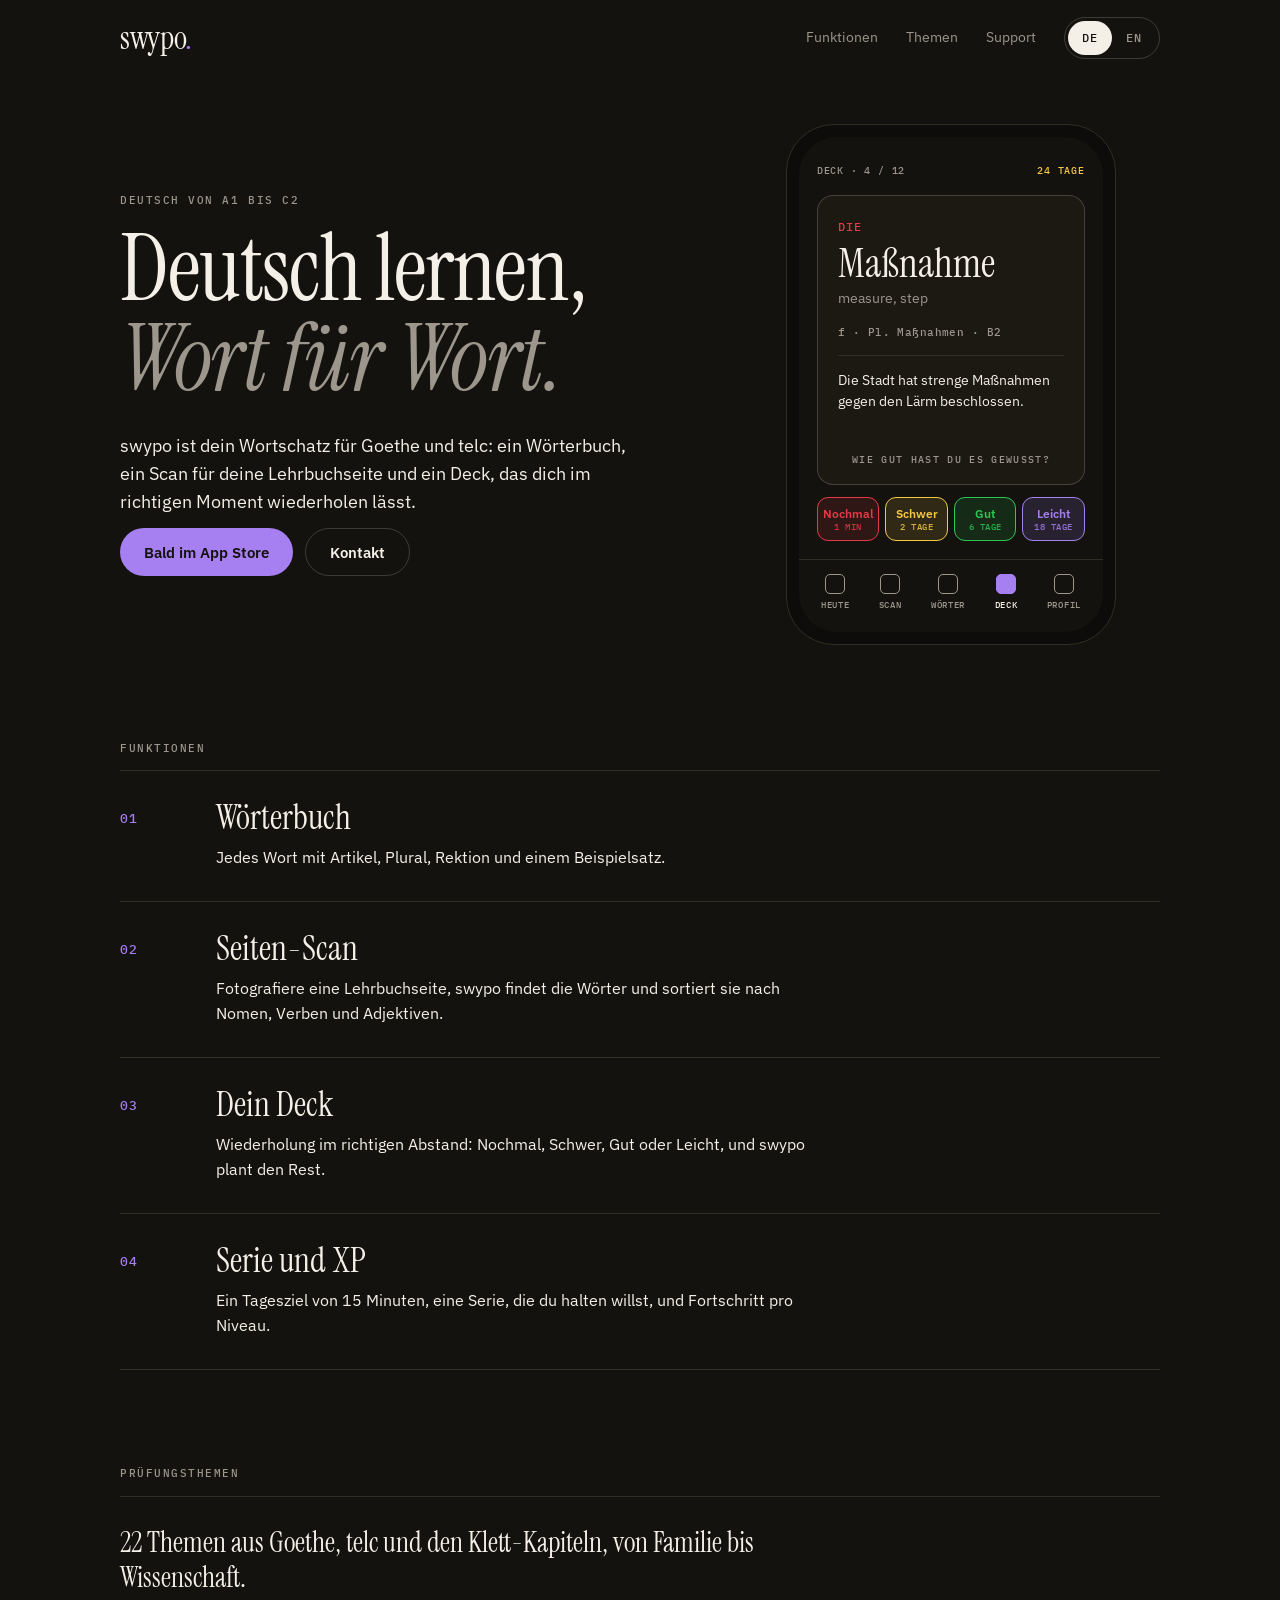
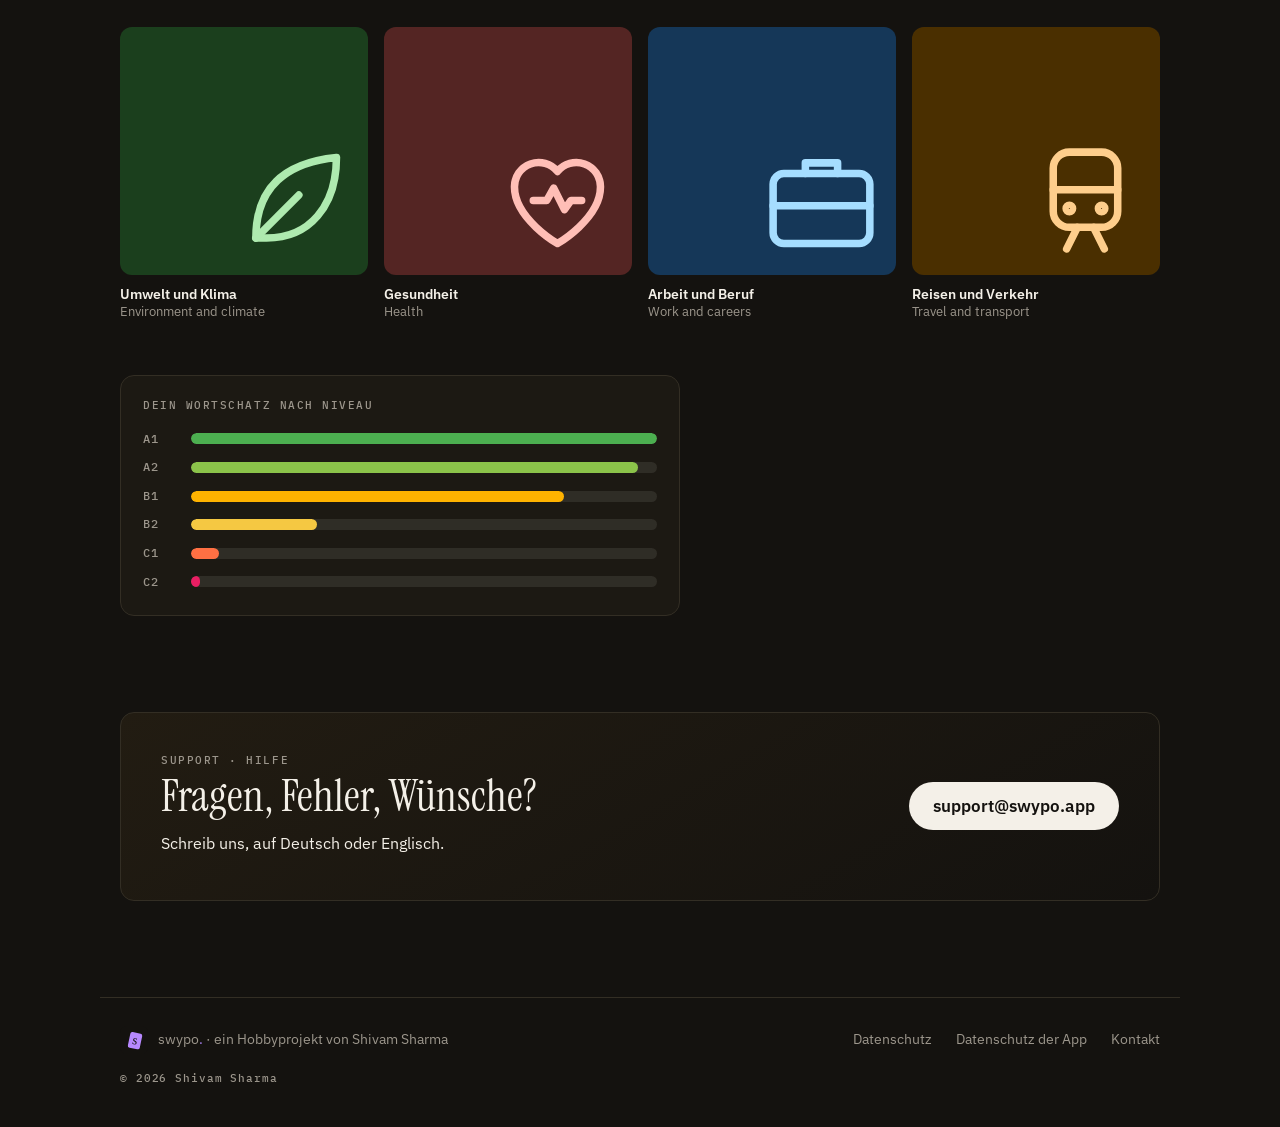
<file: index.html>
<!doctype html>
<html lang="de">
<head>
<meta charset="utf-8">
<meta name="viewport" content="width=device-width, initial-scale=1">
<title>swypo. · Deutsch lernen, Wort für Wort</title>
<meta name="description" content="swypo ist die Vokabel-App für Deutsch von A1 bis C2: Wörterbuch, Seiten-Scan, persönliches Deck mit Wiederholung im richtigen Moment.">
<meta name="theme-color" content="#14120F">
<link rel="icon" href="favicon.svg" type="image/svg+xml">
<link rel="apple-touch-icon" href="icon.svg">
<meta property="og:title" content="swypo. · Deutsch lernen, Wort für Wort">
<meta property="og:description" content="Die Vokabel-App für Deutsch von A1 bis C2.">
<meta property="og:url" content="https://swypo.app/">
<meta property="og:type" content="website">
<link rel="preconnect" href="https://fonts.googleapis.com">
<link rel="preconnect" href="https://fonts.gstatic.com" crossorigin>
<link href="https://fonts.googleapis.com/css2?family=Instrument+Serif:ital@0;1&family=IBM+Plex+Sans:wght@400;500;600&family=IBM+Plex+Mono:wght@500&display=swap" rel="stylesheet">
<link rel="stylesheet" href="style.css">
<script src="i18n.js" defer></script>
</head>
<body data-page="home">

<header class="nav wrap">
  <a class="wordmark" href="#top" aria-label="swypo">swypo<span>.</span></a>
  <nav>
    <a href="#funktionen" data-i18n="nav.features">Funktionen</a>
    <a href="#themen" data-i18n="nav.themes">Themen</a>
    <a href="#support" class="nav-support">Support</a>
    <div class="lang" role="group" aria-label="Sprache · Language">
      <button type="button" data-lang="de" aria-pressed="true">DE</button>
      <button type="button" data-lang="en" aria-pressed="false">EN</button>
    </div>
  </nav>
</header>

<main id="top">

  <section class="hero wrap">
    <div class="hero-copy">
      <p class="eyebrow" data-i18n="hero.eyebrow">Deutsch von A1 bis C2</p>
      <h1 data-i18n="hero.title">Deutsch lernen,<br><em>Wort für Wort.</em></h1>
      <p class="lede" data-i18n="hero.lede">swypo ist dein Wortschatz für Goethe und telc: ein Wörterbuch, ein Scan für deine Lehrbuchseite und ein Deck, das dich im richtigen Moment wiederholen lässt.</p>
      <div class="cta">
        <span class="btn btn-primary" aria-disabled="true" data-i18n="hero.soon">Bald im App Store</span>
        <a class="btn btn-ghost" href="#support" data-i18n="hero.contact">Kontakt</a>
      </div>
    </div>

    <div class="phone" aria-hidden="true">
      <div class="screen">
        <div class="statusrow"><span class="mono">DECK · 4 / 12</span><span class="mono gold">24 TAGE</span></div>
        <div class="card">
          <span class="mono die">DIE</span>
          <div class="headword">Maßnahme</div>
          <div class="gloss">measure, step</div>
          <div class="mono meta">f · Pl. Maßnahmen · B2</div>
          <p class="example">Die Stadt hat strenge Maßnahmen gegen den Lärm beschlossen.</p>
          <div class="mono prompt">WIE GUT HAST DU ES GEWUSST?</div>
        </div>
        <div class="grades">
          <span class="g again">Nochmal<small>1 MIN</small></span>
          <span class="g hard">Schwer<small>2 TAGE</small></span>
          <span class="g good">Gut<small>6 TAGE</small></span>
          <span class="g easy">Leicht<small>18 TAGE</small></span>
        </div>
        <div class="tabbar">
          <span>HEUTE</span><span>SCAN</span><span>WÖRTER</span><span class="on">DECK</span><span>PROFIL</span>
        </div>
      </div>
    </div>
  </section>

  <section id="funktionen" class="wrap section">
    <p class="eyebrow rule" data-i18n="features.eyebrow">Funktionen</p>
    <ul class="features">
      <li>
        <span class="num mono">01</span>
        <div><h3 data-i18n="f1.title">Wörterbuch</h3><p data-i18n="f1.text">Jedes Wort mit Artikel, Plural, Rektion und einem Beispielsatz.</p></div>
      </li>
      <li>
        <span class="num mono">02</span>
        <div><h3 data-i18n="f2.title">Seiten-Scan</h3><p data-i18n="f2.text">Fotografiere eine Lehrbuchseite, swypo findet die Wörter und sortiert sie nach Nomen, Verben und Adjektiven.</p></div>
      </li>
      <li>
        <span class="num mono">03</span>
        <div><h3 data-i18n="f3.title">Dein Deck</h3><p data-i18n="f3.text">Wiederholung im richtigen Abstand: Nochmal, Schwer, Gut oder Leicht, und swypo plant den Rest.</p></div>
      </li>
      <li>
        <span class="num mono">04</span>
        <div><h3 data-i18n="f4.title">Serie und XP</h3><p data-i18n="f4.text">Ein Tagesziel von 15 Minuten, eine Serie, die du halten willst, und Fortschritt pro Niveau.</p></div>
      </li>
    </ul>
  </section>

  <section id="themen" class="wrap section">
    <p class="eyebrow rule" data-i18n="themes.eyebrow">Prüfungsthemen</p>
    <p class="section-lede" data-i18n="themes.lede">22 Themen aus Goethe, telc und den Klett-Kapiteln, von Familie bis Wissenschaft.</p>
    <div class="tiles">
      <figure class="tile" style="--h:145">
        <div class="cover"><svg viewBox="0 0 24 24"><path d="M5 19C5 10 10 5 20 4c0 9-5 15-13 15z"/><path d="M5 19l8-8"/></svg></div>
        <figcaption data-i18n="t1">Umwelt und Klima<small>Environment and climate</small></figcaption>
      </figure>
      <figure class="tile" style="--h:25">
        <div class="cover"><svg viewBox="0 0 24 24"><path d="M12 20s-8-4.6-8-10.5A4.5 4.5 0 0 1 12 6.6a4.5 4.5 0 0 1 8 2.9C20 15.4 12 20 12 20z"/><path d="M7.5 12H10l1.3-2.3 2 4 1.2-1.7h2"/></svg></div>
        <figcaption data-i18n="t2">Gesundheit<small>Health</small></figcaption>
      </figure>
      <figure class="tile" style="--h:250">
        <div class="cover"><svg viewBox="0 0 24 24"><rect x="3" y="7" width="18" height="13" rx="2"/><path d="M9 7V5h6v2M3 13h18"/></svg></div>
        <figcaption data-i18n="t3">Arbeit und Beruf<small>Work and careers</small></figcaption>
      </figure>
      <figure class="tile" style="--h:75">
        <div class="cover"><svg viewBox="0 0 24 24"><rect x="6" y="3" width="12" height="14" rx="3"/><path d="M6 10h12"/><path d="M8.5 21l2-4M15.5 21l-2-4"/><circle cx="9" cy="13.5" r=".6"/><circle cx="15" cy="13.5" r=".6"/></svg></div>
        <figcaption data-i18n="t4">Reisen und Verkehr<small>Travel and transport</small></figcaption>
      </figure>
    </div>

    <div class="levels" aria-hidden="true"><p class="eyebrow" data-i18n="levels.eyebrow">Dein Wortschatz nach Niveau</p>
      <div class="lv"><span class="mono">A1</span><i style="--w:100%;--c:#4CAF50"></i></div>
      <div class="lv"><span class="mono">A2</span><i style="--w:96%;--c:#8BC34A"></i></div>
      <div class="lv"><span class="mono">B1</span><i style="--w:80%;--c:#FFB300"></i></div>
      <div class="lv"><span class="mono">B2</span><i style="--w:27%;--c:#F5C842"></i></div>
      <div class="lv"><span class="mono">C1</span><i style="--w:6%;--c:#FF7043"></i></div>
      <div class="lv"><span class="mono">C2</span><i style="--w:2%;--c:#E91E63"></i></div>
    </div>
  </section>

  <section id="support" class="wrap section">
    <div class="support">
      <div>
        <p class="eyebrow" data-i18n="support.eyebrow">Support · Hilfe</p>
        <h2 data-i18n="support.title">Fragen, Fehler, Wünsche?</h2>
        <p data-i18n="support.text">Schreib uns, auf Deutsch oder Englisch.</p>
      </div>
      <a class="btn btn-light mail" href="mailto:support@swypo.app">support@swypo.app</a>
    </div>
  </section>

</main>

<footer class="wrap foot">
  <div class="foot-brand"><img src="favicon.svg" alt="" width="28" height="28"><span>swypo<span class="v">.</span> · <span data-i18n="foot.by">ein Hobbyprojekt von Shivam Sharma</span></span></div>
  <nav>
    <a href="privacy.html" data-i18n="foot.privacy">Datenschutz</a>
    <a href="app-datenschutz" data-i18n="foot.appprivacy">Datenschutz der App</a>
    <a href="mailto:support@swypo.app" data-i18n="foot.contact">Kontakt</a>
  </nav>
  <p class="mono small">© 2026 Shivam Sharma</p>
</footer>

<div class="toast" id="toast" role="status" aria-live="polite" hidden></div>

</body>
</html>
</file>
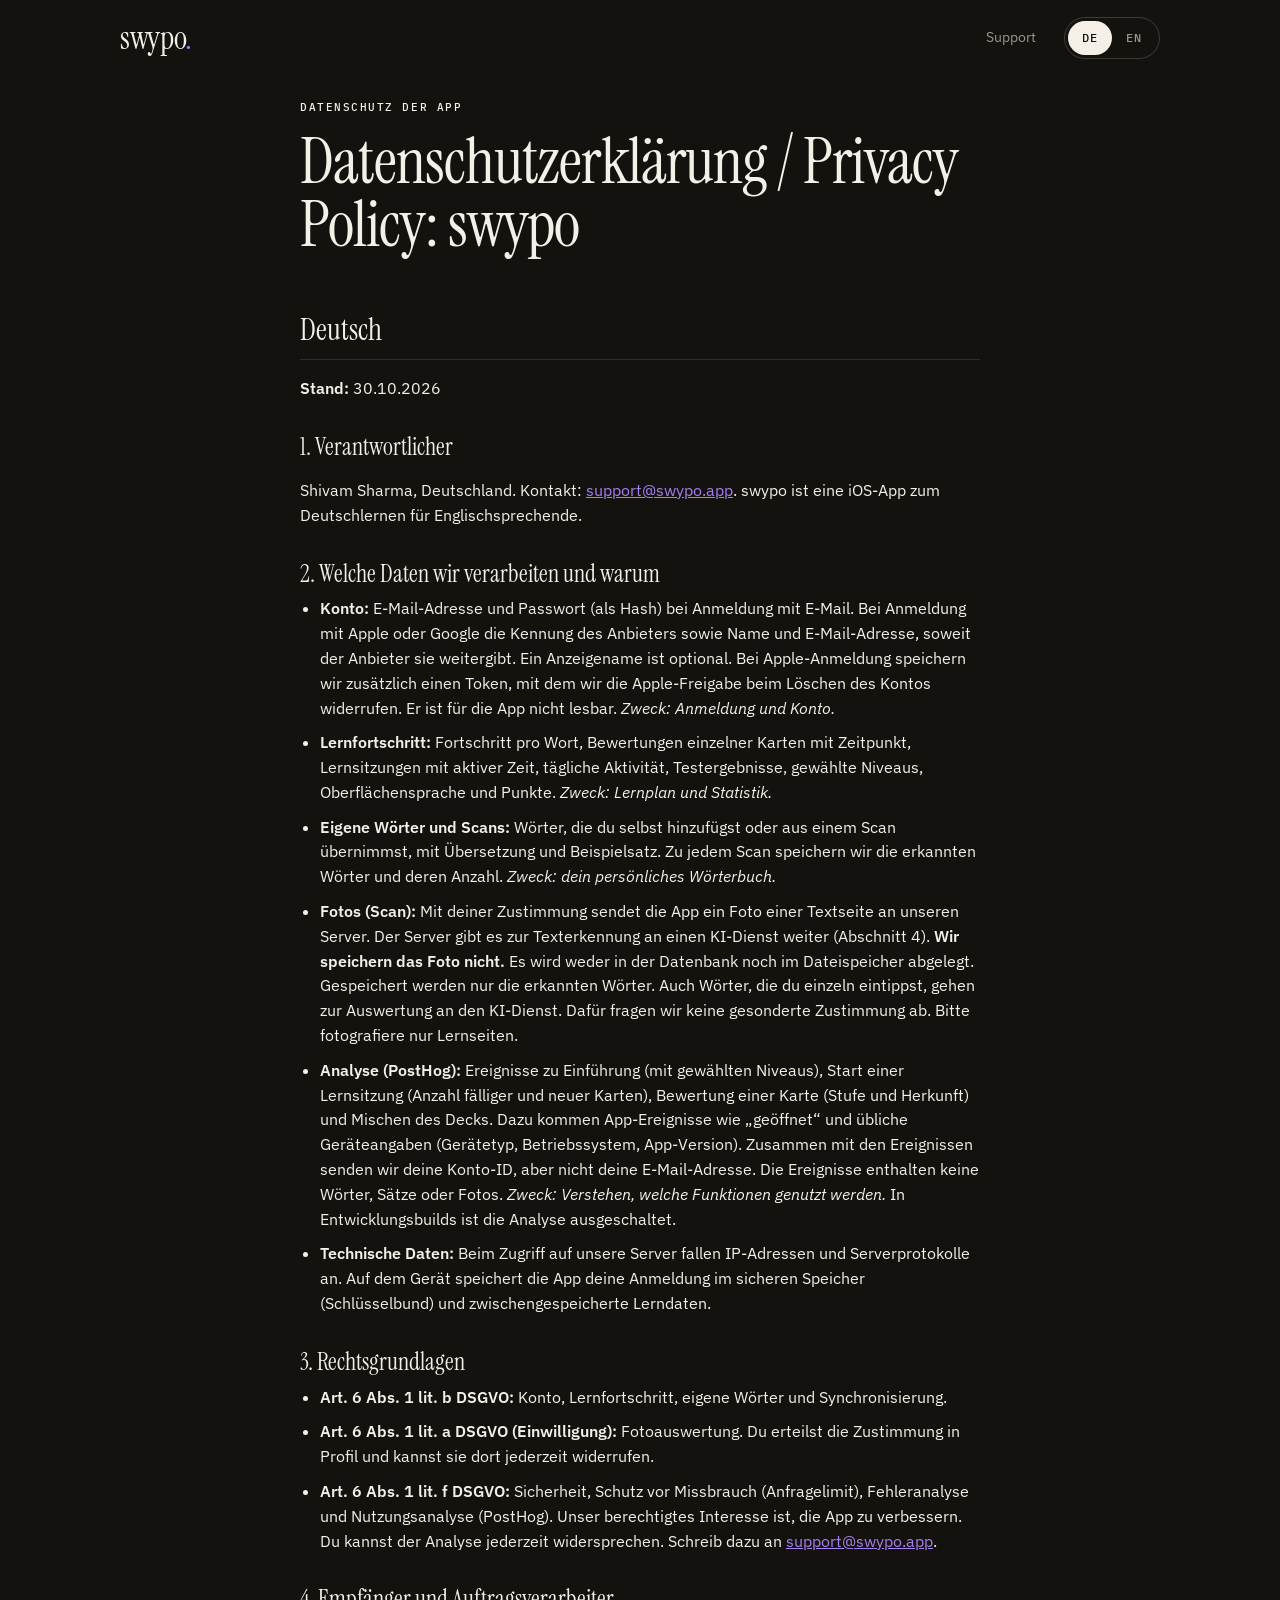
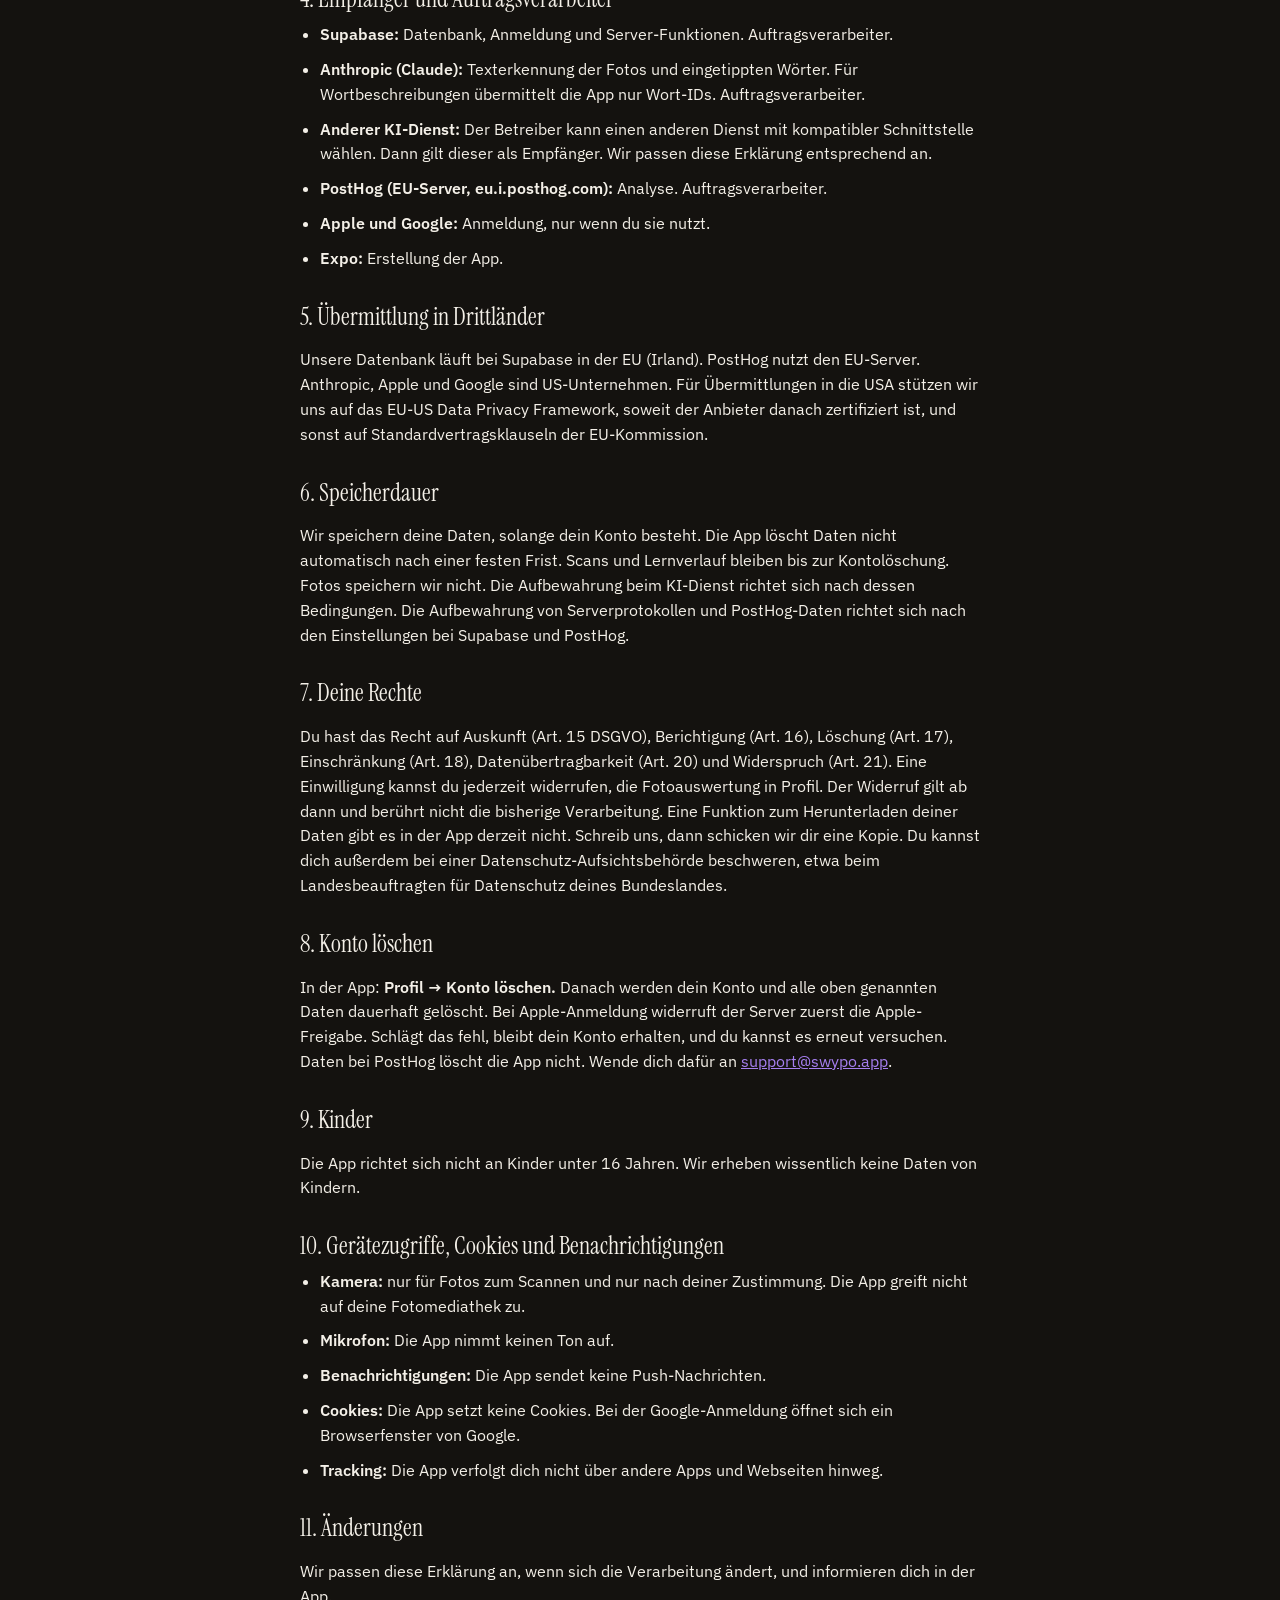
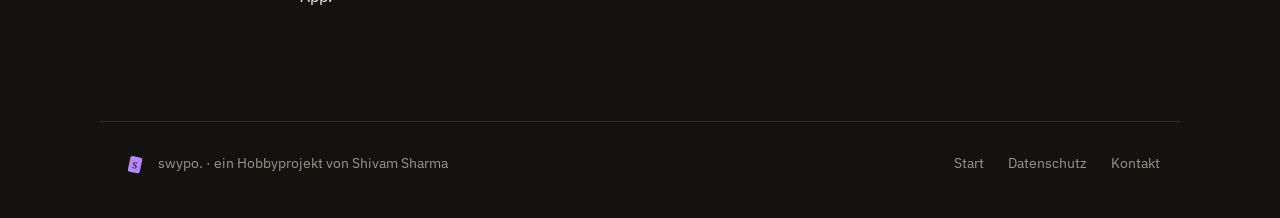
<file: app-datenschutz.html>
<!doctype html>
<html lang="de">
<head>
<meta charset="utf-8">
<meta name="viewport" content="width=device-width, initial-scale=1">
<title>Datenschutzerklärung der App · swypo.</title>
<meta name="description" content="Datenschutzerklärung der iOS-App swypo: welche Daten die App verarbeitet, wozu, bei wem und wie du dein Konto löschst. Privacy policy of the swypo iOS app, in German and English.">
<link rel="canonical" href="https://swypo.app/app-datenschutz">
<meta name="theme-color" content="#14120F">
<link rel="icon" href="favicon.svg" type="image/svg+xml">
<link rel="preconnect" href="https://fonts.googleapis.com">
<link rel="preconnect" href="https://fonts.gstatic.com" crossorigin>
<link href="https://fonts.googleapis.com/css2?family=Instrument+Serif&family=IBM+Plex+Sans:wght@400;600&family=IBM+Plex+Mono:wght@500&display=swap" rel="stylesheet">
<link rel="stylesheet" href="style.css">
<script src="i18n.js" defer></script>
</head>
<body data-page="app-privacy">
<header class="nav wrap">
  <a class="wordmark" href="index.html" aria-label="swypo">swypo<span>.</span></a>
  <nav>
    <a href="index.html#support" class="nav-support">Support</a>
    <div class="lang" role="group" aria-label="Sprache · Language">
      <button type="button" data-lang="de" aria-pressed="true">DE</button>
      <button type="button" data-lang="en" aria-pressed="false">EN</button>
    </div>
  </nav>
</header>

<main class="wrap legal policy">
  <p class="eyebrow"><span lang="de" class="only-de">Datenschutz der App</span><span lang="en" class="only-en"> · App privacy</span></p>
  <h1>Datenschutzerklärung / Privacy Policy: swypo</h1>


  <section lang="de" class="only-de" aria-labelledby="h-de">
    <h2 id="h-de">Deutsch</h2>
    <p><strong>Stand:</strong> 30.10.2026</p>
    <h3>1. Verantwortlicher</h3>
    <p>Shivam Sharma, Deutschland. Kontakt: <a href="mailto:support@swypo.app">support@swypo.app</a>. swypo ist eine iOS-App zum Deutschlernen für Englischsprechende.</p>
    <h3>2. Welche Daten wir verarbeiten und warum</h3>
    <ul>
    <li><strong>Konto:</strong> E-Mail-Adresse und Passwort (als Hash) bei Anmeldung mit E-Mail. Bei Anmeldung mit Apple oder Google die Kennung des Anbieters sowie Name und E-Mail-Adresse, soweit der Anbieter sie weitergibt. Ein Anzeigename ist optional. Bei Apple-Anmeldung speichern wir zusätzlich einen Token, mit dem wir die Apple-Freigabe beim Löschen des Kontos widerrufen. Er ist für die App nicht lesbar. <em>Zweck: Anmeldung und Konto.</em></li>
    <li><strong>Lernfortschritt:</strong> Fortschritt pro Wort, Bewertungen einzelner Karten mit Zeitpunkt, Lernsitzungen mit aktiver Zeit, tägliche Aktivität, Testergebnisse, gewählte Niveaus, Oberflächensprache und Punkte. <em>Zweck: Lernplan und Statistik.</em></li>
    <li><strong>Eigene Wörter und Scans:</strong> Wörter, die du selbst hinzufügst oder aus einem Scan übernimmst, mit Übersetzung und Beispielsatz. Zu jedem Scan speichern wir die erkannten Wörter und deren Anzahl. <em>Zweck: dein persönliches Wörterbuch.</em></li>
    <li><strong>Fotos (Scan):</strong> Mit deiner Zustimmung sendet die App ein Foto einer Textseite an unseren Server. Der Server gibt es zur Texterkennung an einen KI-Dienst weiter (Abschnitt 4). <strong>Wir speichern das Foto nicht.</strong> Es wird weder in der Datenbank noch im Dateispeicher abgelegt. Gespeichert werden nur die erkannten Wörter. Auch Wörter, die du einzeln eintippst, gehen zur Auswertung an den KI-Dienst. Dafür fragen wir keine gesonderte Zustimmung ab. Bitte fotografiere nur Lernseiten.</li>
    <li><strong>Analyse (PostHog):</strong> Ereignisse zu Einführung (mit gewählten Niveaus), Start einer Lernsitzung (Anzahl fälliger und neuer Karten), Bewertung einer Karte (Stufe und Herkunft) und Mischen des Decks. Dazu kommen App-Ereignisse wie „geöffnet“ und übliche Geräteangaben (Gerätetyp, Betriebssystem, App-Version). Zusammen mit den Ereignissen senden wir deine Konto-ID, aber nicht deine E-Mail-Adresse. Die Ereignisse enthalten keine Wörter, Sätze oder Fotos. <em>Zweck: Verstehen, welche Funktionen genutzt werden.</em> In Entwicklungsbuilds ist die Analyse ausgeschaltet.</li>
    <li><strong>Technische Daten:</strong> Beim Zugriff auf unsere Server fallen IP-Adressen und Serverprotokolle an. Auf dem Gerät speichert die App deine Anmeldung im sicheren Speicher (Schlüsselbund) und zwischengespeicherte Lerndaten.</li>
    </ul>
    <h3>3. Rechtsgrundlagen</h3>
    <ul>
    <li><strong>Art. 6 Abs. 1 lit. b DSGVO:</strong> Konto, Lernfortschritt, eigene Wörter und Synchronisierung.</li>
    <li><strong>Art. 6 Abs. 1 lit. a DSGVO (Einwilligung):</strong> Fotoauswertung. Du erteilst die Zustimmung in Profil und kannst sie dort jederzeit widerrufen.</li>
    <li><strong>Art. 6 Abs. 1 lit. f DSGVO:</strong> Sicherheit, Schutz vor Missbrauch (Anfragelimit), Fehleranalyse und Nutzungsanalyse (PostHog). Unser berechtigtes Interesse ist, die App zu verbessern. Du kannst der Analyse jederzeit widersprechen. Schreib dazu an <a href="mailto:support@swypo.app">support@swypo.app</a>.</li>
    </ul>
    <h3>4. Empfänger und Auftragsverarbeiter</h3>
    <ul>
    <li><strong>Supabase:</strong> Datenbank, Anmeldung und Server-Funktionen. Auftragsverarbeiter.</li>
    <li><strong>Anthropic (Claude):</strong> Texterkennung der Fotos und eingetippten Wörter. Für Wortbeschreibungen übermittelt die App nur Wort-IDs. Auftragsverarbeiter.</li>
    <li><strong>Anderer KI-Dienst:</strong> Der Betreiber kann einen anderen Dienst mit kompatibler Schnittstelle wählen. Dann gilt dieser als Empfänger. Wir passen diese Erklärung entsprechend an.</li>
    <li><strong>PostHog (EU-Server, eu.i.posthog.com):</strong> Analyse. Auftragsverarbeiter.</li>
    <li><strong>Apple und Google:</strong> Anmeldung, nur wenn du sie nutzt.</li>
    <li><strong>Expo:</strong> Erstellung der App.</li>
    </ul>
    <h3>5. Übermittlung in Drittländer</h3>
    <p>Unsere Datenbank läuft bei Supabase in der EU (Irland). PostHog nutzt den EU-Server. Anthropic, Apple und Google sind US-Unternehmen. Für Übermittlungen in die USA stützen wir uns auf das EU-US Data Privacy Framework, soweit der Anbieter danach zertifiziert ist, und sonst auf Standardvertragsklauseln der EU-Kommission.</p>
    <h3>6. Speicherdauer</h3>
    <p>Wir speichern deine Daten, solange dein Konto besteht. Die App löscht Daten nicht automatisch nach einer festen Frist. Scans und Lernverlauf bleiben bis zur Kontolöschung. Fotos speichern wir nicht. Die Aufbewahrung beim KI-Dienst richtet sich nach dessen Bedingungen. Die Aufbewahrung von Serverprotokollen und PostHog-Daten richtet sich nach den Einstellungen bei Supabase und PostHog.</p>
    <h3>7. Deine Rechte</h3>
    <p>Du hast das Recht auf Auskunft (Art. 15 DSGVO), Berichtigung (Art. 16), Löschung (Art. 17), Einschränkung (Art. 18), Datenübertragbarkeit (Art. 20) und Widerspruch (Art. 21). Eine Einwilligung kannst du jederzeit widerrufen, die Fotoauswertung in Profil. Der Widerruf gilt ab dann und berührt nicht die bisherige Verarbeitung. Eine Funktion zum Herunterladen deiner Daten gibt es in der App derzeit nicht. Schreib uns, dann schicken wir dir eine Kopie. Du kannst dich außerdem bei einer Datenschutz-Aufsichtsbehörde beschweren, etwa beim Landesbeauftragten für Datenschutz deines Bundeslandes.</p>
    <h3>8. Konto löschen</h3>
    <p>In der App: <strong>Profil → Konto löschen.</strong> Danach werden dein Konto und alle oben genannten Daten dauerhaft gelöscht. Bei Apple-Anmeldung widerruft der Server zuerst die Apple-Freigabe. Schlägt das fehl, bleibt dein Konto erhalten, und du kannst es erneut versuchen. Daten bei PostHog löscht die App nicht. Wende dich dafür an <a href="mailto:support@swypo.app">support@swypo.app</a>.</p>
    <h3>9. Kinder</h3>
    <p>Die App richtet sich nicht an Kinder unter 16 Jahren. Wir erheben wissentlich keine Daten von Kindern.</p>
    <h3>10. Gerätezugriffe, Cookies und Benachrichtigungen</h3>
    <ul>
    <li><strong>Kamera:</strong> nur für Fotos zum Scannen und nur nach deiner Zustimmung. Die App greift nicht auf deine Fotomediathek zu.</li>
    <li><strong>Mikrofon:</strong> Die App nimmt keinen Ton auf.</li>
    <li><strong>Benachrichtigungen:</strong> Die App sendet keine Push-Nachrichten.</li>
    <li><strong>Cookies:</strong> Die App setzt keine Cookies. Bei der Google-Anmeldung öffnet sich ein Browserfenster von Google.</li>
    <li><strong>Tracking:</strong> Die App verfolgt dich nicht über andere Apps und Webseiten hinweg.</li>
    </ul>
    <h3>11. Änderungen</h3>
    <p>Wir passen diese Erklärung an, wenn sich die Verarbeitung ändert, und informieren dich in der App.</p>
  </section>

  <section lang="en" class="only-en" aria-labelledby="h-en">
    <h2 id="h-en">English</h2>
    <p><strong>Last updated:</strong> 30.10.2026</p>
    <h3>1. Controller</h3>
    <p>Shivam Sharma, Germany. Contact: <a href="mailto:support@swypo.app">support@swypo.app</a>. swypo is an iOS app for English speakers learning German.</p>
    <h3>2. What data we process and why</h3>
    <ul>
    <li><strong>Account:</strong> email address and password (stored as a hash) for email sign-in. For Apple or Google sign-in, the provider's identifier and your name and email address if the provider shares them. A display name is optional. For Apple sign-in we also store a token that lets us revoke the Apple authorization when you delete your account. The app cannot read it. <em>Purpose: sign-in and your account.</em></li>
    <li><strong>Study progress:</strong> progress per word, reviews of individual cards with timestamps, study sessions with active time, daily activity, test results, chosen levels, interface language and points. <em>Purpose: study plan and statistics.</em></li>
    <li><strong>Own words and scans:</strong> words you add or take from a scan, with translation and example sentence. For each scan we store the words detected and their count. <em>Purpose: your personal dictionary.</em></li>
    <li><strong>Photos (scan):</strong> with your consent, the app sends a photo of a text page to our server. The server passes it to an AI service for text recognition (section 4). <strong>We do not store the photo.</strong> It is not saved in the database or in file storage. Only the words detected are saved. Words you type in one at a time also go to the AI service for analysis. We do not ask for separate consent for this. Please photograph study pages only.</li>
    <li><strong>Analytics (PostHog):</strong> events for onboarding completion (with chosen levels), study session start (number of due and new cards), card reviews (grade and origin) and deck shuffle. Also app events such as "opened" and usual device information (device type, operating system, app version). With these events we send your account ID, but not your email address. The events contain no words, sentences or photos. <em>Purpose: understanding which features are used.</em> Analytics is turned off in development builds.</li>
    <li><strong>Technical data:</strong> our servers process IP addresses and server logs when you connect. On your device the app keeps your sign-in in secure storage (Keychain) and cached study data.</li>
    </ul>
    <h3>3. Legal bases</h3>
    <ul>
    <li><strong>Art. 6(1)(b) GDPR:</strong> account, study progress, own words and sync.</li>
    <li><strong>Art. 6(1)(a) GDPR (consent):</strong> photo analysis. You give consent in Profile and can withdraw it there at any time.</li>
    <li><strong>Art. 6(1)(f) GDPR:</strong> security, protection against misuse (request limits), error analysis and usage analytics (PostHog). Our legitimate interest is improving the app. You can object to analytics at any time. To do so, write to <a href="mailto:support@swypo.app">support@swypo.app</a>.</li>
    </ul>
    <h3>4. Recipients and processors</h3>
    <ul>
    <li><strong>Supabase:</strong> database, sign-in and server functions. Processor.</li>
    <li><strong>Anthropic (Claude):</strong> text recognition of photos and typed words. For word descriptions the app sends only word IDs. Processor.</li>
    <li><strong>Another AI service:</strong> the operator may choose another service with a compatible interface. That service then becomes a recipient, and we will update this policy accordingly.</li>
    <li><strong>PostHog (EU server, eu.i.posthog.com):</strong> analytics. Processor.</li>
    <li><strong>Apple and Google:</strong> sign-in, only if you use them.</li>
    <li><strong>Expo:</strong> building the app.</li>
    </ul>
    <h3>5. Transfers to third countries</h3>
    <p>Our database runs at Supabase in the EU (Ireland). PostHog uses its EU server. Anthropic, Apple and Google are US companies. For transfers to the USA we rely on the EU-US Data Privacy Framework where the provider is certified under it, and otherwise on the European Commission's standard contractual clauses.</p>
    <h3>6. Retention</h3>
    <p>We keep your data for as long as your account exists. The app does not delete data automatically after a fixed period. Scans and study history stay until you delete your account. We do not store photos. Retention at the AI service follows its terms. Retention of server logs and PostHog data follows the settings at Supabase and PostHog.</p>
    <h3>7. Your rights</h3>
    <p>You have the right of access (Art. 15 GDPR), rectification (Art. 16), erasure (Art. 17), restriction (Art. 18), data portability (Art. 20) and objection (Art. 21). You can withdraw consent at any time, for photo analysis in Profile. Withdrawal applies from then on and does not affect earlier processing. The app does not currently have a function to download your data. Write to us and we will send you a copy. You may also complain to a data protection supervisory authority, for example the state data protection commissioner where you live in Germany.</p>
    <h3>8. Deleting your account</h3>
    <p>In the app: <strong>Profile → Delete account.</strong> This permanently deletes your account and all the data listed above. For Apple sign-in the server first revokes the Apple authorization. If that fails, your account is kept and you can try again. The app does not delete data held by PostHog. For that, contact <a href="mailto:support@swypo.app">support@swypo.app</a>.</p>
    <h3>9. Children</h3>
    <p>The app is not directed at children under 16. We do not knowingly collect data from children.</p>
    <h3>10. Device access, cookies and notifications</h3>
    <ul>
    <li><strong>Camera:</strong> only for scanning photos, and only with your consent. The app does not access your photo library.</li>
    <li><strong>Microphone:</strong> the app does not record audio.</li>
    <li><strong>Notifications:</strong> the app sends no push notifications.</li>
    <li><strong>Cookies:</strong> the app sets no cookies. Google sign-in opens a Google browser window.</li>
    <li><strong>Tracking:</strong> the app does not track you across other apps and websites.</li>
    </ul>
    <h3>11. Changes</h3>
    <p>We will update this policy when processing changes and inform you in the app.</p>
  </section>
</main>

<footer class="wrap foot">
  <div class="foot-brand"><img src="favicon.svg" alt="" width="28" height="28"><span>swypo<span class="v">.</span> · <span data-i18n="foot.by">ein Hobbyprojekt von Shivam Sharma</span></span></div>
  <nav><a href="index.html" data-i18n="foot.home">Start</a><a href="privacy.html" data-i18n="foot.privacy">Datenschutz</a><a href="mailto:support@swypo.app" data-i18n="foot.contact">Kontakt</a></nav>
</footer>

<div class="toast" id="toast" role="status" aria-live="polite" hidden></div>
</body>
</html>
</file>
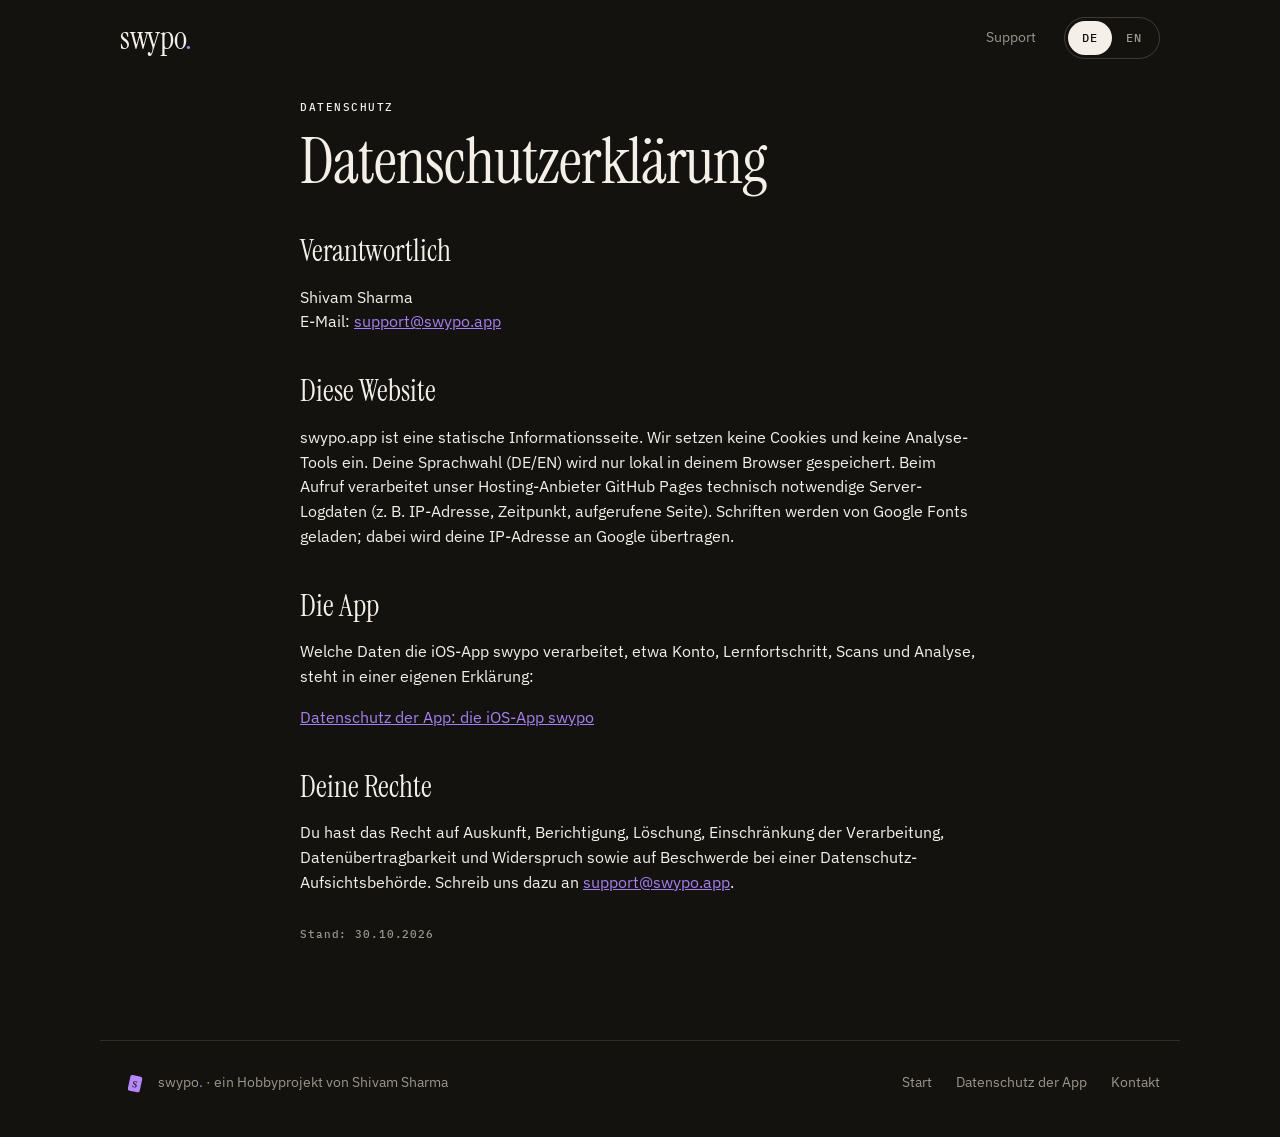
<file: privacy.html>
<!doctype html>
<html lang="de">
<head>
<meta charset="utf-8">
<meta name="viewport" content="width=device-width, initial-scale=1">
<title>Datenschutz · swypo.</title>
<meta name="theme-color" content="#14120F">
<link rel="icon" href="favicon.svg" type="image/svg+xml">
<link rel="preconnect" href="https://fonts.googleapis.com">
<link rel="preconnect" href="https://fonts.gstatic.com" crossorigin>
<link href="https://fonts.googleapis.com/css2?family=Instrument+Serif&family=IBM+Plex+Sans:wght@400;600&family=IBM+Plex+Mono:wght@500&display=swap" rel="stylesheet">
<link rel="stylesheet" href="style.css">
<script src="i18n.js" defer></script>
</head>
<body data-page="privacy">
<header class="nav wrap">
  <a class="wordmark" href="index.html" aria-label="swypo">swypo<span>.</span></a>
  <nav>
    <a href="index.html#support" class="nav-support">Support</a>
    <div class="lang" role="group" aria-label="Sprache · Language">
      <button type="button" data-lang="de" aria-pressed="true">DE</button>
      <button type="button" data-lang="en" aria-pressed="false">EN</button>
    </div>
  </nav>
</header>

<main class="wrap legal">
  <p class="eyebrow" data-i18n="p.eyebrow">Datenschutz</p>
  <h1 data-i18n="p.title">Datenschutz&shy;erklärung</h1>

  <h2 data-i18n="p.h.controller">Verantwortlich</h2>
  <p>Shivam Sharma<br>E-Mail: <a href="mailto:support@swypo.app">support@swypo.app</a></p>

  <h2 data-i18n="p.h.site">Diese Website</h2>
  <p data-i18n="p.site">swypo.app ist eine statische Informationsseite. Wir setzen keine Cookies und keine Analyse-Tools ein. Deine Sprachwahl (DE/EN) wird nur lokal in deinem Browser gespeichert. Beim Aufruf verarbeitet unser Hosting-Anbieter GitHub Pages technisch notwendige Server-Logdaten (z. B. IP-Adresse, Zeitpunkt, aufgerufene Seite). Schriften werden von Google Fonts geladen; dabei wird deine IP-Adresse an Google übertragen.</p>

  <h2 data-i18n="p.h.app">Die App</h2>
  <p data-i18n="p.app">Welche Daten die iOS-App swypo verarbeitet, etwa Konto, Lernfortschritt, Scans und Analyse, steht in einer eigenen Erklärung:</p>
  <p><a href="app-datenschutz" data-i18n="p.applink">Datenschutz der App: die iOS-App swypo</a></p>

  <h2 data-i18n="p.h.rights">Deine Rechte</h2>
  <p><span data-i18n="p.rights">Du hast das Recht auf Auskunft, Berichtigung, Löschung, Einschränkung der Verarbeitung, Datenübertragbarkeit und Widerspruch sowie auf Beschwerde bei einer Datenschutz-Aufsichtsbehörde. Schreib uns dazu an</span> <a href="mailto:support@swypo.app">support@swypo.app</a>.</p>

  <p class="mono small" style="margin-top:32px;color:var(--muted)" data-i18n="p.date">Stand: 30.10.2026</p>
</main>

<footer class="wrap foot">
  <div class="foot-brand"><img src="favicon.svg" alt="" width="28" height="28"><span>swypo<span class="v">.</span> · <span data-i18n="foot.by">ein Hobbyprojekt von Shivam Sharma</span></span></div>
  <nav><a href="index.html" data-i18n="foot.home">Start</a><a href="app-datenschutz" data-i18n="foot.appprivacy">Datenschutz der App</a><a href="mailto:support@swypo.app" data-i18n="foot.contact">Kontakt</a></nav>
</footer>

<div class="toast" id="toast" role="status" aria-live="polite" hidden></div>
</body>
</html>
</file>
<file: style.css>
:root{
  --bg:#14120F; --bg-deep:#0D0C0A; --card:#1C1913; --raised:#241F17; --line:#332E24;
  --border-strong:rgba(244,240,232,.18); --paper:#F4F0E8; --muted:#9C968C;
  --violet:#A67FF0; --violet-deep:#7C4DDB; --gold:#F5C842;
  --der:#3A86FF; --die:#E63946; --das:#2DC653;
  --serif:"Instrument Serif",Georgia,serif;
  --sans:"IBM Plex Sans",system-ui,sans-serif;
  --mono:"IBM Plex Mono",ui-monospace,monospace;
}
*{box-sizing:border-box}
html{scroll-behavior:smooth}
body{margin:0;background:var(--bg);color:var(--paper);font:400 16px/1.55 var(--sans);-webkit-font-smoothing:antialiased}
a{color:inherit}
.wrap{max-width:1080px;margin:0 auto;padding:0 20px}
.mono{font-family:var(--mono);font-weight:500;letter-spacing:.08em}
.en{color:var(--muted);font-size:14px}
.eyebrow{font:500 11px/1.4 var(--mono);letter-spacing:.14em;text-transform:uppercase;color:var(--muted);margin:0 0 16px}
.eyebrow.rule{padding-bottom:14px;border-bottom:1px solid var(--line);margin-bottom:0}

/* nav */
.nav{display:flex;align-items:center;justify-content:space-between;height:76px}
.wordmark{font:400 32px/1 var(--serif);letter-spacing:-.01em;text-decoration:none}
.wordmark span,.v{color:var(--violet)}
.nav nav{display:flex;align-items:center;gap:28px}

/* language switch */
.lang{display:inline-flex;padding:3px;border:1px solid var(--border-strong);border-radius:999px}
.lang button{min-width:44px;min-height:34px;padding:0 12px;border:0;border-radius:999px;background:transparent;color:var(--muted);font:500 12px/1 var(--mono);letter-spacing:.1em;cursor:pointer}
.lang button:hover{color:var(--paper)}
.lang button[aria-pressed="true"]{background:var(--paper);color:var(--bg)}
.lang button:focus-visible,.btn:focus-visible{outline:2px solid var(--violet);outline-offset:2px}

/* toast */
.toast{position:fixed;left:50%;bottom:28px;z-index:20;width:min(440px,calc(100% - 32px));padding:16px 20px;border-radius:14px;background:var(--raised);border:1px solid var(--border-strong);border-left:3px solid var(--violet);color:var(--paper);font:400 15px/1.45 var(--sans);cursor:pointer;opacity:0;transform:translate(-50%,16px);transition:opacity .25s ease,transform .25s ease}
.toast strong{display:block;font:400 22px/1.2 var(--serif);margin-bottom:4px}
.toast.show{opacity:1;transform:translate(-50%,0)}
@media (prefers-reduced-motion:reduce){.toast{transition:opacity .2s linear;transform:translate(-50%,0)}}
.nav nav a{text-decoration:none;color:var(--muted);font-size:14px}
.nav nav a:hover{color:var(--paper)}

/* buttons */
.btn{display:inline-flex;align-items:center;justify-content:center;min-height:48px;padding:0 24px;border-radius:999px;font:600 15px/1 var(--sans);text-decoration:none;white-space:nowrap}
.btn-primary{background:var(--violet);color:var(--bg)}
.btn-ghost{border:1px solid var(--border-strong);color:var(--paper)}
.btn-ghost:hover{border-color:var(--paper)}
.btn-light{background:var(--paper);color:var(--bg)}
.btn:active{opacity:.7}

/* hero */
.hero{display:grid;grid-template-columns:1.15fr .85fr;gap:56px;align-items:center;padding-top:48px;padding-bottom:96px}
h1{font:400 clamp(52px,7.4vw,92px)/.98 var(--serif);letter-spacing:-.015em;margin:0 0 28px}
h1 em{color:var(--muted)}
.lede{font-size:18px;max-width:520px;margin:0 0 12px}
.lede.en{font-size:15px;margin-bottom:32px}
.cta{display:flex;gap:12px;flex-wrap:wrap}

/* phone */
.phone{justify-self:center;width:330px;padding:12px;border-radius:48px;background:var(--bg-deep);border:1px solid var(--line)}
.screen{border-radius:38px;background:var(--bg);padding:26px 18px 0;overflow:hidden}
.statusrow{display:flex;justify-content:space-between;font-size:10px;color:var(--muted);margin-bottom:16px}
.gold{color:var(--gold)}
.card{background:var(--card);border:1px solid var(--border-strong);border-radius:16px;padding:22px 20px 16px;min-height:290px;display:flex;flex-direction:column}
.card .die{color:var(--die);font-size:12px}
.headword{font:400 40px/1.05 var(--serif);margin:6px 0 4px}
.gloss{color:var(--muted);font-size:14px}
.meta{font-size:11px;color:var(--muted);margin-top:14px;letter-spacing:.04em}
.example{font-size:14px;line-height:1.5;margin:14px 0 0;padding-top:14px;border-top:1px solid var(--line)}
.prompt{margin-top:auto;padding-top:18px;font-size:9.5px;color:var(--muted);letter-spacing:.14em;text-align:center}
.grades{display:grid;grid-template-columns:repeat(4,1fr);gap:6px;margin:12px 0 18px}
.g{display:flex;flex-direction:column;align-items:center;gap:2px;padding:9px 0;border-radius:11px;font:600 12px/1.2 var(--sans);border:1px solid}
.g small{font:500 8.5px/1 var(--mono);letter-spacing:.06em;opacity:.85}
.again{color:var(--die);background:rgba(230,57,70,.13)}
.hard{color:var(--gold);background:rgba(245,200,66,.12)}
.good{color:var(--das);background:rgba(45,198,83,.13)}
.easy{color:var(--violet);background:rgba(166,127,240,.14)}
.tabbar{display:flex;justify-content:space-between;border-top:1px solid var(--line);margin:0 -18px;padding:14px 22px 22px;font:500 8.5px/1 var(--mono);letter-spacing:.08em;color:var(--muted)}
.tabbar .on{color:var(--paper)}
.tabbar span::before{content:"";display:block;width:18px;height:18px;margin:0 auto 7px;border-radius:5px;border:1.5px solid currentColor}
.tabbar .on::before{background:var(--violet);border-color:var(--violet)}

/* sections */
.section{padding-bottom:96px}
.section-lede{font:400 28px/1.25 var(--serif);max-width:640px;margin:28px 0 32px}
.features{list-style:none;margin:0;padding:0}
.features li{display:grid;grid-template-columns:80px 1fr;gap:16px;padding:28px 0;border-bottom:1px solid var(--line)}
.features .num{color:var(--violet);font-size:13px;padding-top:10px}
.features h3{font:400 34px/1.1 var(--serif);margin:0 0 8px}
.features p{margin:0 0 4px;max-width:620px}

/* tiles */
.tiles{display:grid;grid-template-columns:repeat(4,1fr);gap:16px;margin-bottom:56px}
.tile{margin:0}
.cover{position:relative;aspect-ratio:1;border-radius:12px;background:oklch(.33 .07 var(--h));color:oklch(.88 .1 var(--h))}
.cover svg{position:absolute;right:10px;bottom:10px;width:52%;fill:none;stroke:currentColor;stroke-width:1.4;stroke-linecap:round;stroke-linejoin:round}
.tile figcaption{margin-top:10px;font:600 14px/1.3 var(--sans)}
.tile small{display:block;font-weight:400;font-size:12.5px;color:var(--muted)}

.levels{background:var(--card);border:1px solid var(--line);border-radius:14px;padding:22px 22px 14px;max-width:560px}
.lv{display:grid;grid-template-columns:36px 1fr;align-items:center;gap:12px;margin-bottom:10px}
.lv span{font-size:12px;color:var(--muted)}
.lv i{display:block;height:11px;border-radius:6px;background:rgba(244,240,232,.09);position:relative;overflow:hidden}
.lv i::after{content:"";position:absolute;inset:0 auto 0 0;width:var(--w);background:var(--c);border-radius:6px}

/* support */
.support{display:flex;justify-content:space-between;align-items:center;gap:32px;flex-wrap:wrap;padding:40px;border-radius:14px;border:1px solid var(--line);background:linear-gradient(150deg,#221C12,var(--bg))}
.support h2{font:400 44px/1.05 var(--serif);margin:0 0 12px}
.support p{margin:0 0 4px}
.mail{font-size:17px}

/* footer */
.foot{display:flex;align-items:center;justify-content:space-between;flex-wrap:wrap;gap:16px;padding-top:28px;padding-bottom:40px;border-top:1px solid var(--line);color:var(--muted);font-size:14px}
.foot-brand{display:flex;align-items:center;gap:10px}
.foot-brand img{border-radius:7px}
.foot nav{display:flex;gap:24px}
.foot a{text-decoration:none}
.foot a:hover{color:var(--paper)}
.small{font-size:11px;margin:0;width:100%}

/* legal page */
.legal{max-width:720px;padding-top:24px;padding-bottom:96px}
.legal h1{font-size:64px}
.legal h2{font:400 30px/1.15 var(--serif);margin:40px 0 10px}
.legal p,.legal li{color:var(--paper)}
.legal a{color:var(--violet)}
.note{border:1px solid var(--border-strong);border-radius:14px;padding:16px 18px;color:var(--muted);font-size:14px}

@media (max-width:860px){
  .hero{grid-template-columns:1fr;gap:48px;padding-top:24px}
  .tiles{grid-template-columns:repeat(2,1fr)}
  .nav nav{gap:18px}
}
@media (max-width:480px){
  .nav nav a:not(.nav-support){display:none}
  .nav nav{gap:14px}
  .phone{width:100%;max-width:330px}
  .features li{grid-template-columns:1fr;gap:4px}
  .features .num{padding-top:0}
  .support{padding:28px 22px}
  .support h2{font-size:36px}
  .btn{white-space:normal;text-align:center}
}

/* app privacy policy page */
.policy h3{font:400 24px/1.2 var(--serif);margin:32px 0 8px}
.policy section h2{margin-top:56px;padding-bottom:12px;border-bottom:1px solid var(--line)}
.policy ul{padding-left:20px;margin:0 0 12px}
.policy li{margin-bottom:10px}
.policy strong{font-weight:600}
.draft{margin:8px 0 8px;padding:20px 22px;border:1px solid rgba(245,200,66,.45);border-left:3px solid var(--gold);border-radius:14px;background:rgba(245,200,66,.07);font-size:15px}
.draft p{margin:0 0 10px}
.draft ul{margin:6px 0 4px}
.draft li .mono{display:block;font-size:11px;letter-spacing:.08em;color:var(--gold);margin-bottom:2px}
.draft-tag{color:var(--gold);font-size:12px;letter-spacing:.14em;text-transform:uppercase}
.draft > div + div{margin-top:16px;padding-top:16px;border-top:1px solid var(--line)}
/* With JS the DE/EN switch shows one language; without JS both stay visible. */
html.i18n[lang="de"] .only-en,html.i18n[lang="en"] .only-de{display:none}
html.i18n .draft > div + div{margin-top:0;padding-top:0;border-top:0}
.policy h1{font-size:clamp(34px,9vw,64px);overflow-wrap:break-word;hyphens:auto}
</file>
